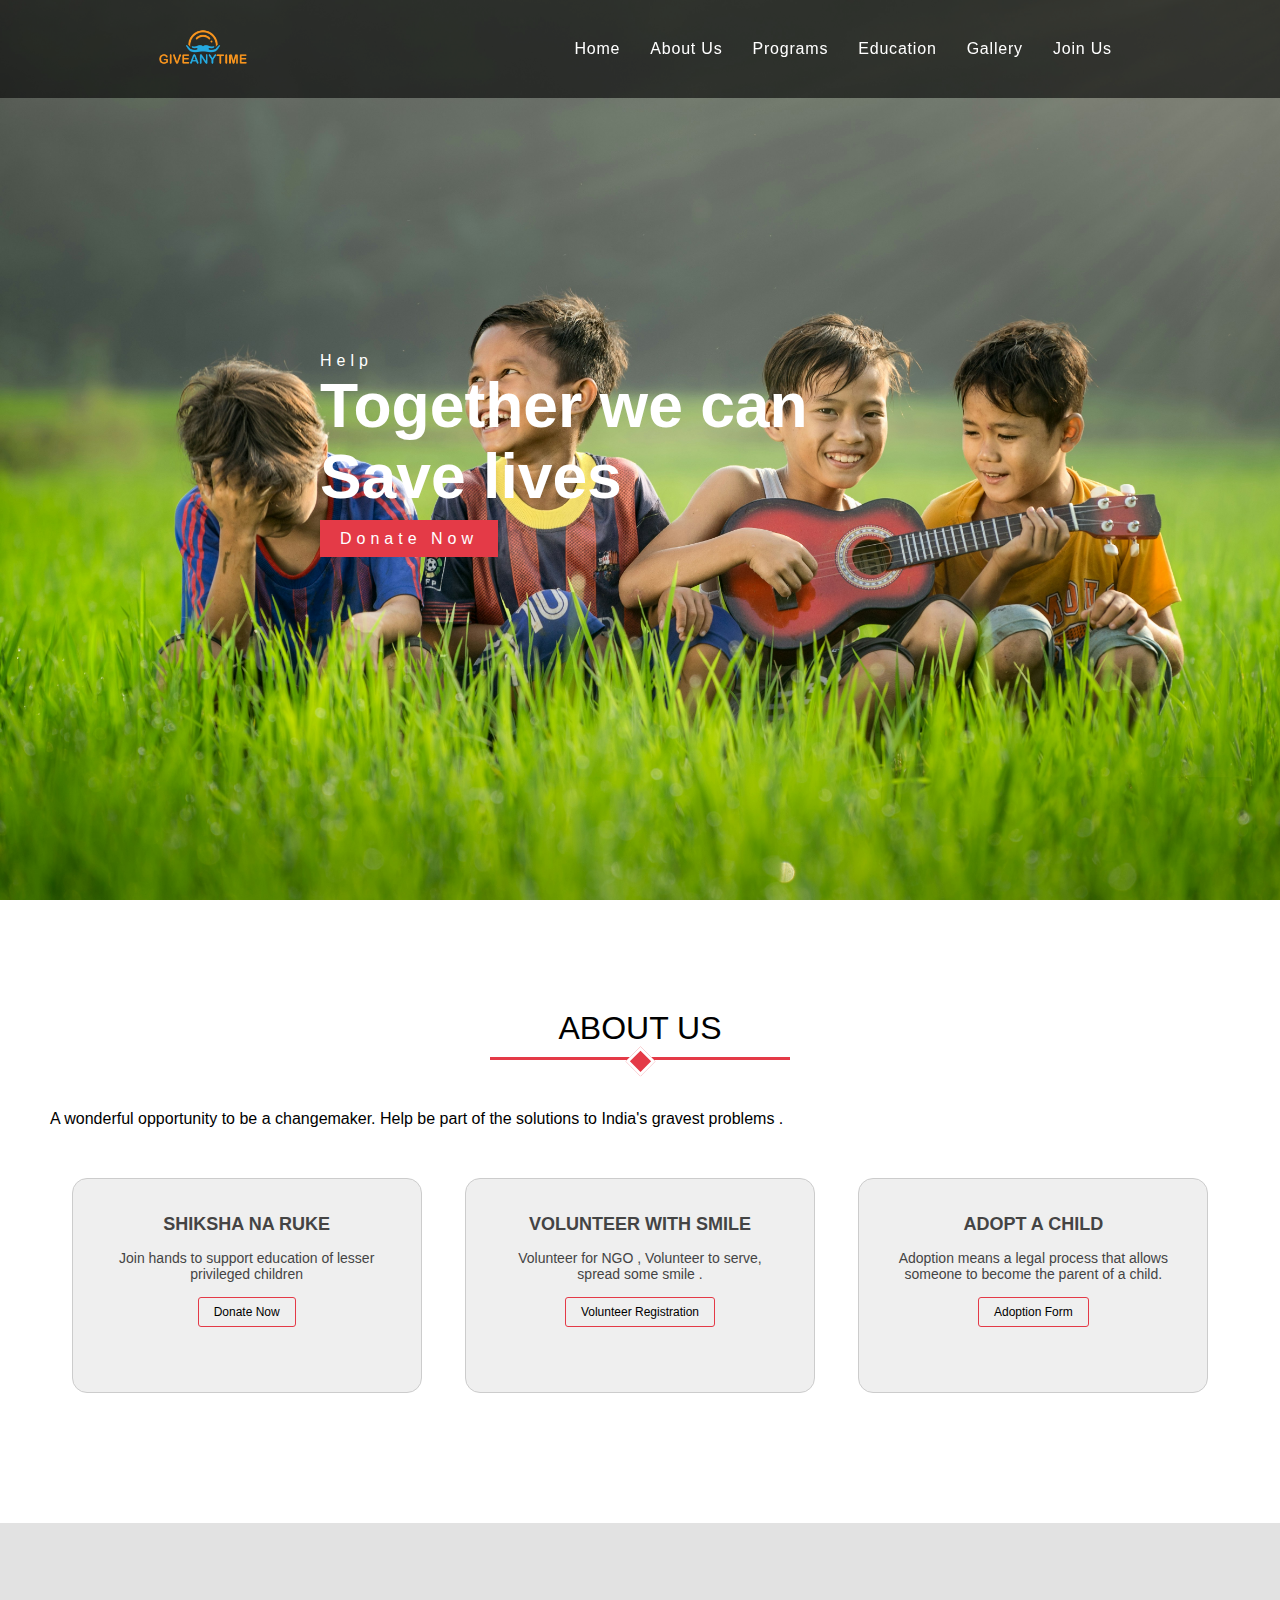
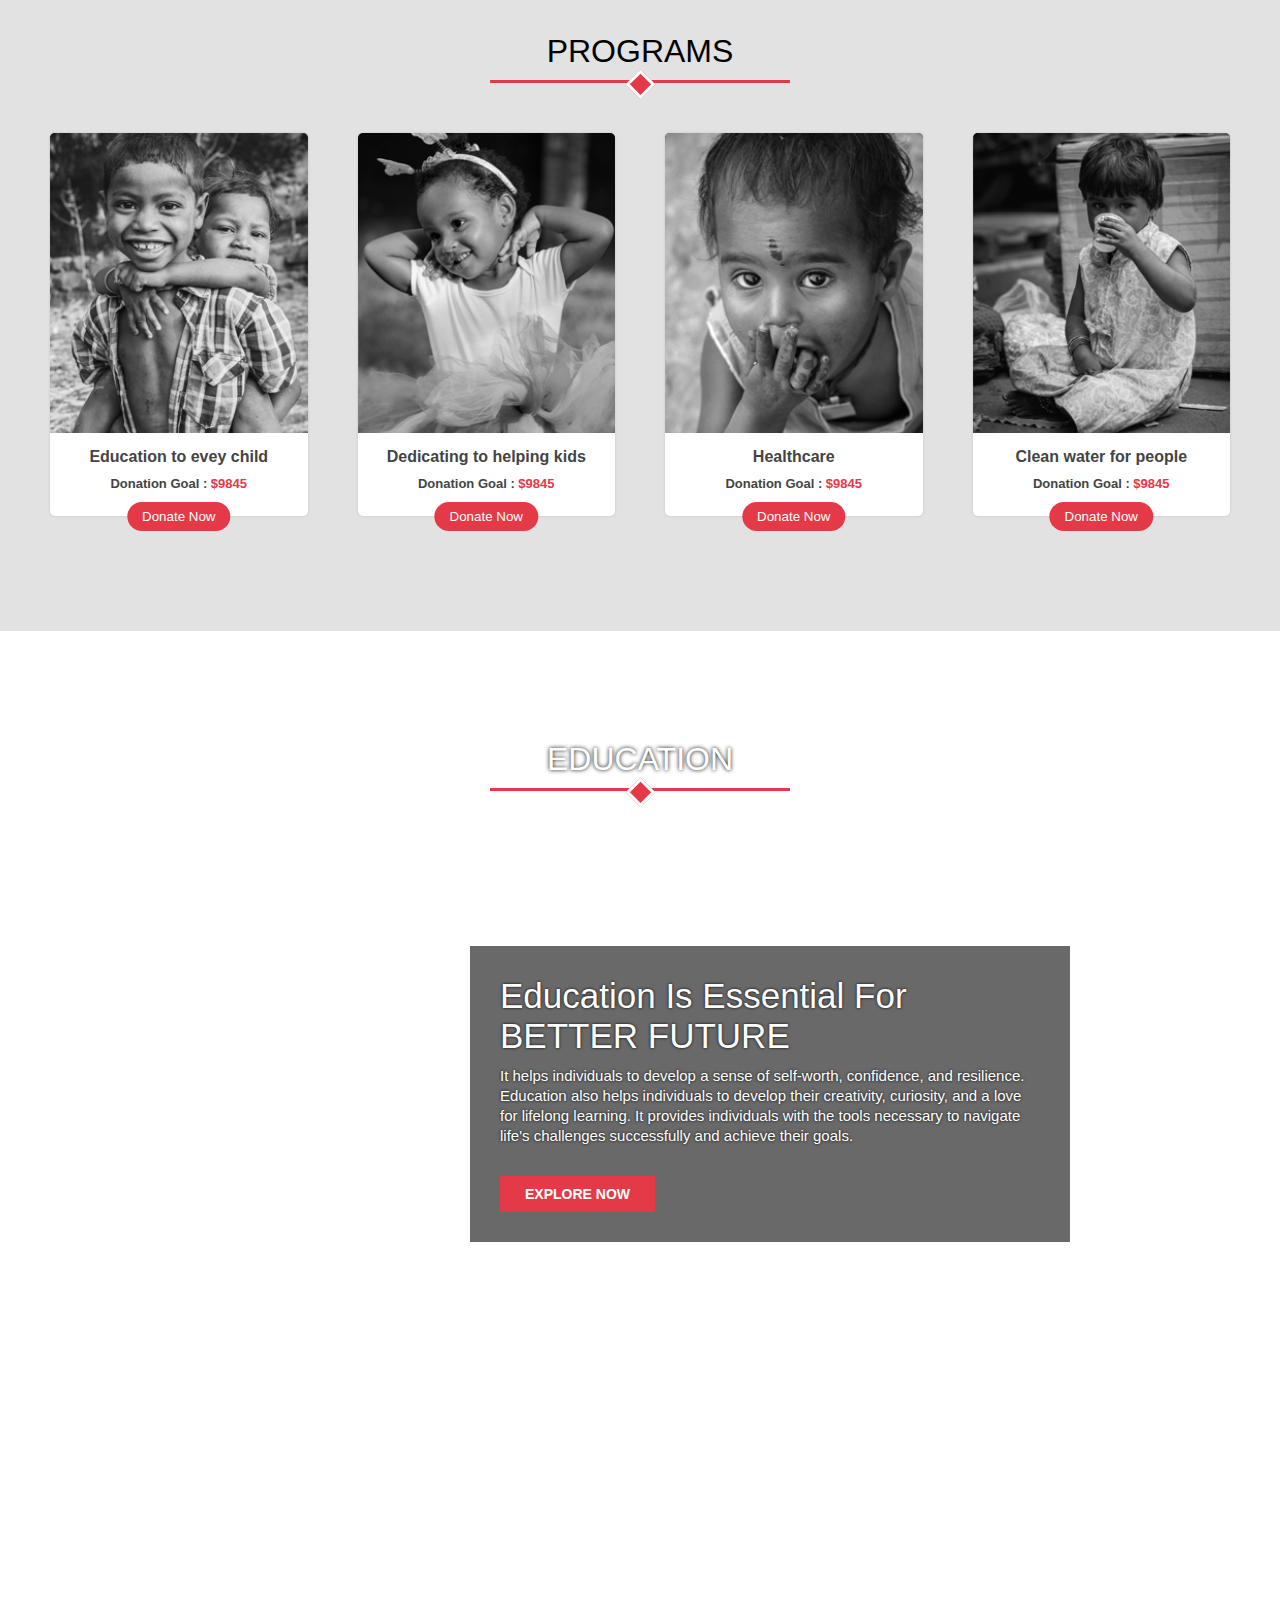
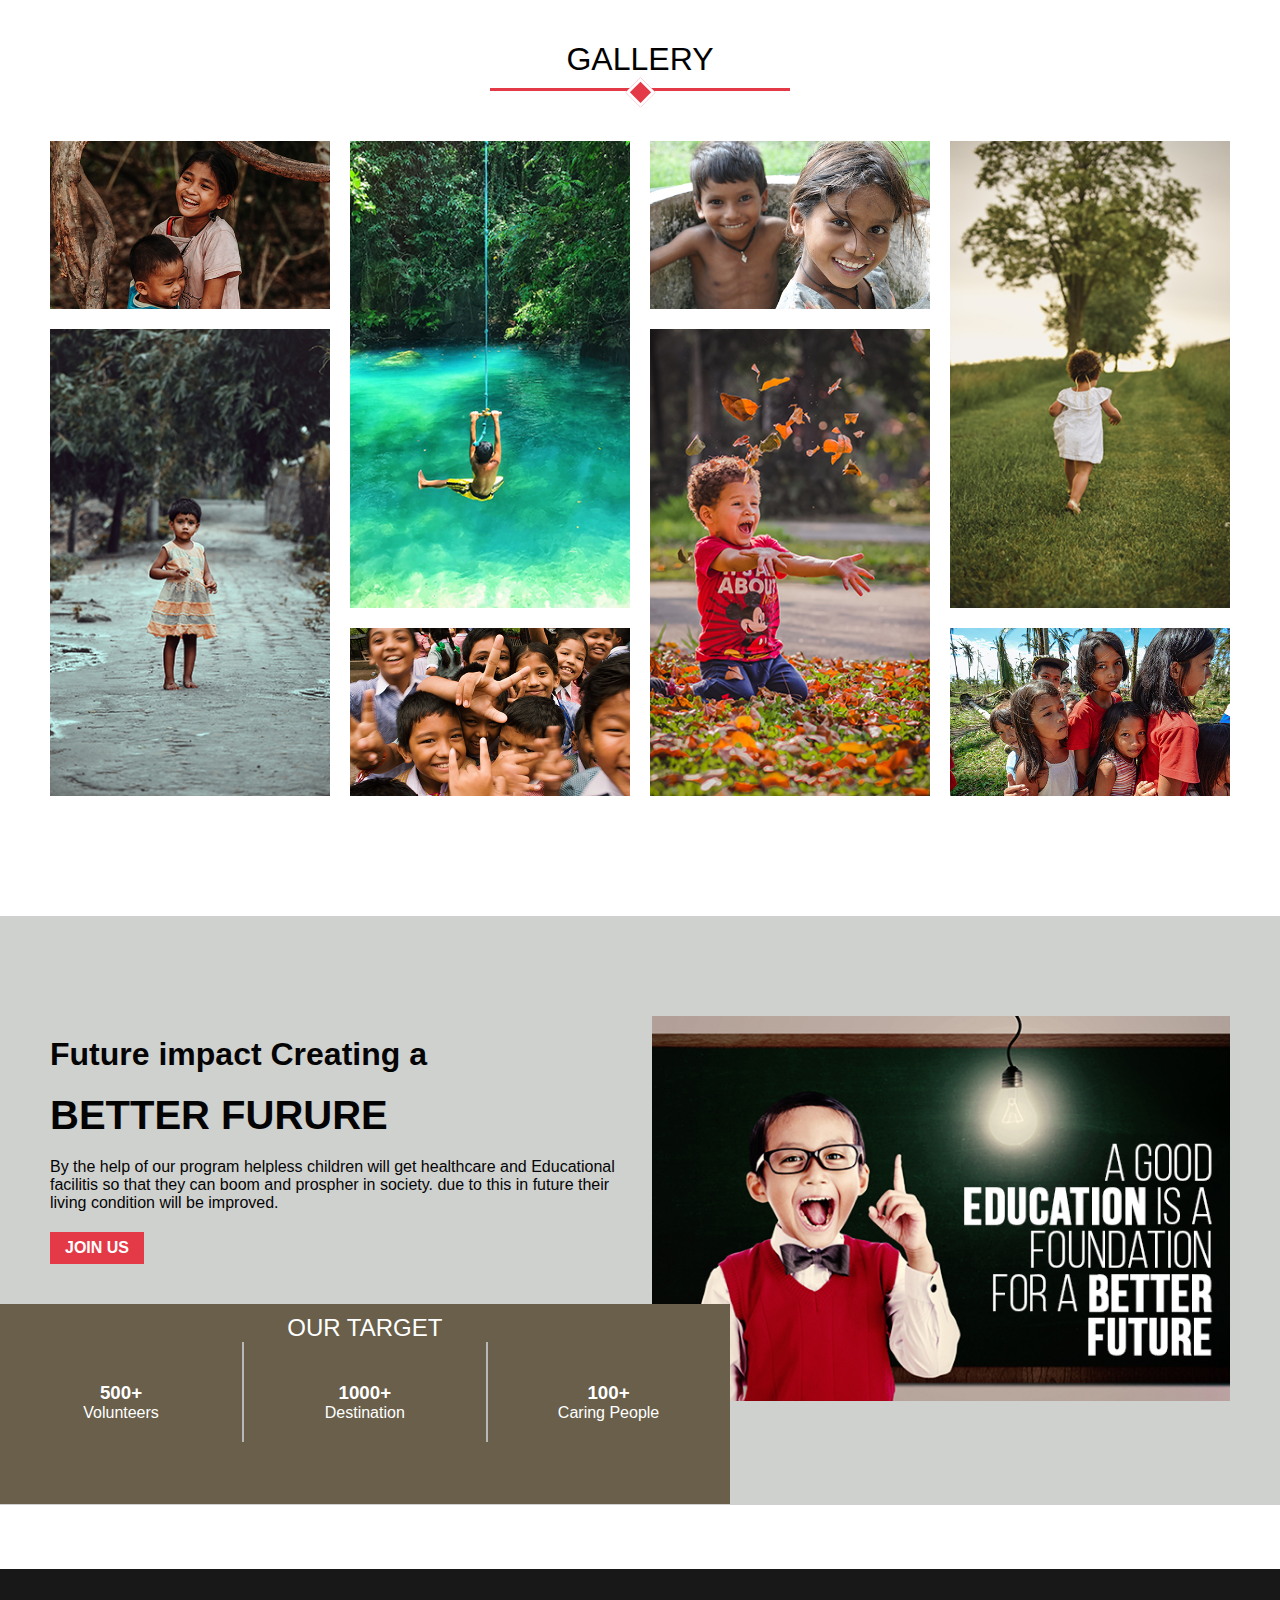
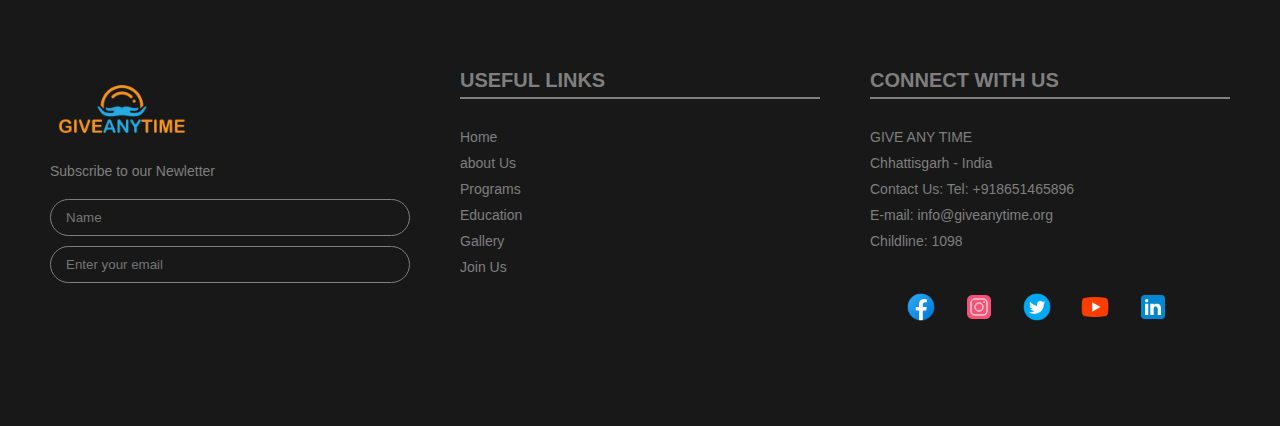
<file: index.html>
<!DOCTYPE html>
<html lang="en">

<head>
    <meta charset="UTF-8">
    <meta name="viewport" content="width=device-width, initial-scale=1.0">
    <title>GIVE ANY TIME</title>
    <link rel="stylesheet" href="style.css">
</head>

<body>
    <div class="fullcontainer banner" id="homesection">
        <header>
            <div class="container">
                <div class="logo">
                    <img src="logo.png" alt="NGO logo" />
                </div>
                <nav>
                    <ul>
                        <li>
                            <a href="#homesection">Home</a>
                        </li>
                        <li>
                            <a href="#aboutsection">about Us</a>
                        </li>
                        <li>
                            <a href="#programsSection">Programs </a>
                        </li>
                        <li>
                            <a href="#educationsection">Education</a>
                        </li>
                        <li>
                            <a href="#gallerysection">Gallery</a>
                        </li>
                        <li>
                            <a href="#joinsection">Join Us</a>
                        </li>
                    </ul>
                </nav>
                <img src="iconMenu.png" class="menuIcon" alt="iconMenu">
            </div>
        </header>
        <section class="headertext">
            <span>Help</span>
            <h1>Together we can Save lives</h1>
            <br>
            <a href="/payment.html" target="_blank">Donate Now</a>
        </section>

    </div> 

     <section class="fullcontainer" id="aboutsection">
        <div class="container">
            <h2 class="sectiontitle">About Us</h2>
            <p>A wonderful opportunity to be a changemaker. Help be part of the solutions to India's gravest problems .
            </p>
            <div class="cards">
                <div class="donationbox">
                    <div class="title">shiksha na ruke</div>
                    <p>Join hands to support education of lesser privileged children </p>
                    <a href="/donate.html" target="_blank">
                        <button>Donate Now</button></a>

                </div>
                <div class="volunteerbox">
                    <div class="title">Volunteer with smile </div>
                    <p>Volunteer for NGO , Volunteer to serve, spread some smile .</p>
                    <a href="https://docs.google.com/forms/d/1eSQQtkiFYeERRDL1eJlvelbk2pT-9SLNF-NEY1eCiAA/edit"
                        target="_blank">
                        <button>Volunteer Registration</button></a>

                </div>
                <div class="scholarshipbox">
                    <div class="title">Adopt a child</div>
                    <p>Adoption means a legal process that allows someone to become the parent of a child.</p>
                    <a href="https://docs.google.com/forms/d/1EU_kG8ahE2aLgx-jOp2oBtvtMT1xy5DjQhr_FEI132g/edit"
                        target="_blank">
                        <button>Adoption Form </button></a>

                </div>
            </div>
        </div>

    </section>

    <section class="programs" id="programsSection">
        <div class="container">
            <h2 class="sectiontitle">Programs</h2>
            <div class="boxcontainer">
                <div class="box">
                    <div class="cardimage"></div>
                    <div class="programtitle">Education to evey child</div>
                    <div class="donationcount">
                        Donation Goal : <span>$9845</span>

                    </div>

                    <a href="/donate.html" target="_blank">
                        <button>Donate Now</button></a>
                </div>

                <div class="box">
                    <div class="cardimage"></div>
                    <div class="programtitle">Dedicating to helping kids</div>
                    <div class="donationcount">
                        Donation Goal : <span>$9845</span>

                    </div>
                    <a href="/donate.html" target="_blank">
                        <button>Donate Now</button></a>
                </div>

                <div class="box">
                    <div class="cardimage"></div>
                    <div class="programtitle">Healthcare</div>
                    <div class="donationcount">
                        Donation Goal : <span>$9845</span>

                    </div>
                    <a href="/donate.html" target="_blank">
                        <button>Donate Now</button></a>
                </div>

                <div class="box">
                    <div class="cardimage"></div>
                    <div class="programtitle">Clean water for people</div>
                    <div class="donationcount">
                        Donation Goal : <span>$9845</span>

                    </div>
                    <a href="/donate.html" target="_blank">
                        <button>Donate Now</button></a>
                </div>

            </div>
        </div>
    </section>

    <section class="education" id="educationsection">
        <!-- <video autoplay muted loop class="videoplayer">
            <source src="childrens.mp4" type="video/mp4" />
            Your browser does not support HTML5 Video
        </video> -->
        <div class="container">
            <div class="sectiontitle">Education</div>
            <div class="educationcontainer">
                <h3>Education Is Essential For <br>
                    <strong>BETTER FUTURE</strong>
                </h3>
                <p>It helps individuals to develop a sense of self-worth, confidence, and resilience. Education also
                    helps individuals to develop their creativity, curiosity, and a love for lifelong learning. It
                    provides individuals with the tools necessary to navigate life's challenges successfully and achieve
                    their goals.

                </p>
                <button>EXPLORE NOW</button>
            </div>
        </div>

    </section> 

    <section class="gallery" id="gallerysection">
        <div class="container">
            <div class="sectiontitle">Gallery</div>
            <div class="gallerycontainer">
                <div class="item">
                    <span class="title">Image Title</span>
                    <img src="1.jpg" alt="">
                </div>

                <div class="item">
                    <span class="title">Image Title</span>
                    <img src="2.jpg" alt="">
                </div>

                <div class="item">
                    <span class="title">Image Title</span>
                    <img src="3.jpg" alt="">
                </div>

                <div class="item">
                    <span class="title">Image Title</span>
                    <img src="4.jpg" alt="">
                </div>

                <div class="item">
                    <span class="title">Image Title</span>
                    <img src="5.jpg" alt="">
                </div>

                <div class="item">
                    <span class="title">Image Title</span>
                    <img src="6.jpg" alt="">
                </div>

                <div class="item">
                    <span class="title">Image Title</span>
                    <img src="7.jpg" alt="">
                </div>

                <div class="item">
                    <span class="title">Image Title</span>
                    <img src="8.jpg" alt="">
                </div>

            </div>
        </div>
    </section>


   

    <section class="join" id="joinsection">
        <div class="container-left">
            <div class="jointitle">
                <h5>Future impact Creating a</h4> <span class="span1">BETTER FURURE</span>
            </div>
            <p>By the help of our program helpless children will get healthcare and Educational facilitis so that they
                can boom and prospher in society. due to this in future their living condition will be improved.

            </p>

            <a href="/join.html" target="_blank"><button class="joinNow">JOIN US</button></a>
        </div>
        <div class="container-right">
            <img src="betterfuture.jpg" alt="impact">

        </div>

        <div class="futureimpact">
            <div>
                <h2>OUR TARGET</h2>
            </div>
            <div class="futureimpWrapper">
                <div>
                    <h3>500+</h3>
                    <p>Volunteers</p>
                </div>
                <div class="divider"></div>
                <div>

                    <h3>1000+</h3>
                    <p>Destination</p>
                </div>
                <div class="divider"></div>
                <div>
                    <h3>100+</h3>
                    <p>Caring People</p>
                </div>
            </div>
        </div>

    </section> 

    <footer>
        <div class="fcontainer">
            <div class="newslettercontainer">
                <img src="logo.png" alt="">
                <p>Subscribe to our Newletter

                </p>
                <input type="text" placeholder="Name" />
                <input type="text" placeholder="Enter your email " />

            </div>
            <div class="linkscontainer">
                <div class="title">USEFUL LINKS</div>
                <ul>
                    <li>
                        <a href="#homesection">Home</a>
                    </li>
                    <li>
                        <a href="#aboutsection">about Us</a>
                    </li>
                    <li>
                        <a href="#programsSection">Programs </a>
                    </li>
                    <li>
                        <a href="#educationsection">Education</a>
                    </li>
                    <li>
                        <a href="#gallerysection">Gallery</a>
                    </li>
                    <li>
                        <a href="#joinsection">Join Us</a>
                    </li>
                </ul>
            </div>
            <div class="connectcontainer">
                <div class="title">Connect with us</div>
                <p>GIVE ANY TIME</p>
                <p> Chhattisgarh - India</p>
                <p>Contact Us: Tel: +918651465896</p>
                <p> E-mail: info@giveanytime.org</p>
                <p>Childline: 1098</p>
                <br>
                <br>

                <div class="mediaicon">
                    <a href="#" target="_blank">
                        <img src="f1.png" alt="facebook" />
                    </a>

                    <a href="#" target="_blank">
                        <img src="i2.png" alt="instgram">
                    </a>

                    <a href="#" target="_blank">
                        <img src="icons8-twitter-48.png" alt="Twiter">
                    </a>
                    <a href="#" target="_blank">
                        <img src="yt3.png" alt="youtube">
                    </a>
                    <a href="#" target="_blank">
                        <img src="icons8-linkedin-48.png" alt="linkdin">
                    </a>
                </div>
            </div>
        </div>
    </footer>
</body>

</html>
</file>
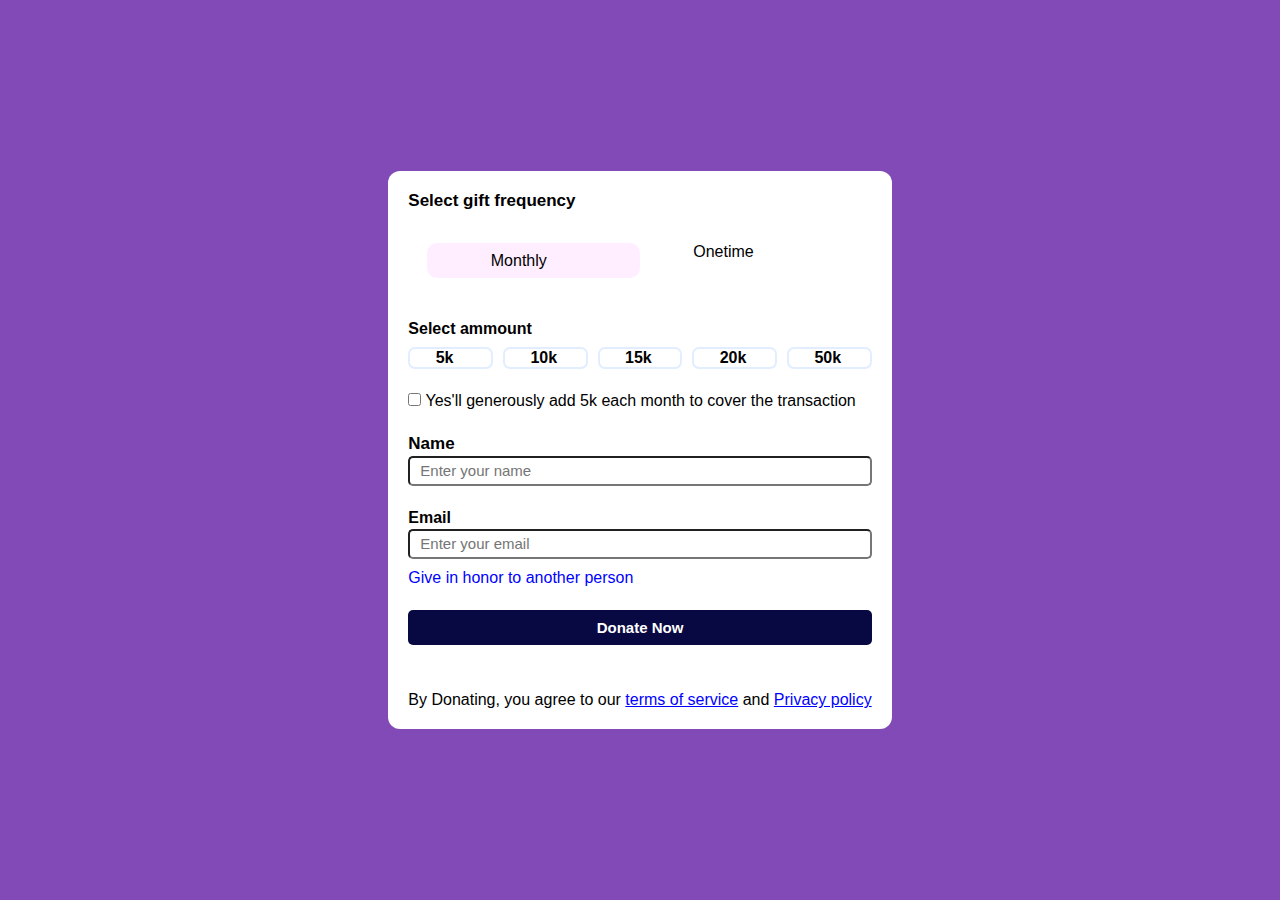
<file: donate.html>
<!DOCTYPE html>
<html lang="en">

<head>
  <meta charset="UTF-8" />
  <meta name="viewport" content="width=device-width, initial-scale=1.0" />
  <title>Donate</title>
  <link rel="stylesheet" href="donate.css" />
  <link rel="stylesheet" href="style.css" />
</head>

<body>
  <section class="content-Wrapper">
    <div class="content">
      <p>Select gift frequency</p>
      <div class="time">
        <span>Monthly</span>
        <span>Onetime</span>
      </div>
      <p>Select ammount</p>
      <div class="value">
        <span class="money"> 5k</span>
        <span class="money">10k</span>
        <span class="money">15k</span>
        <span class="money">20k</span>
        <span class="money">50k</span>
      </div>
      <div class="confirm">
        <input type="checkbox" name="" id="" />
        <span>Yes'll generously add 5k each month to cover the transaction</span>
      </div>
      <div class="input">
        <p>Name</p>
        <input type="text" name="" id="" placeholder="Enter your name" />
        <p>Email</p>
        <input type="text" placeholder="Enter your email" />
      </div>
      <p>Give in honor to another person</p>
      <button>Donate Now</button>
      <p>
        By Donating, you agree to our
        <span class="blue">terms of service</span> and
        <span class="blue">Privacy policy</span>
      </p>
    </div>
  </section>
</body>

</html>
</file>
<file: style.css>
:root {
  --themeRed: #e43a47;
  --gray: #efefef;
}

body {
  font-family: "poppins", sans-serif;
}

* {
  margin: 0;
  padding: 0;
  box-sizing: border-box;
}

.fullcontainer banner {
  width: 100%;
}

.contain {
  width: 1140px;
  margin: auto;
}

header {
  width: 100%;
  background-color: rgba(0, 0, 0, 0.6);
  position: fixed;
  z-index: 2;
}

header .container {
  display: flex;
  justify-content: space-around;
  align-items: center;
}

/* header .container .logo {
  padding: 15px;
  height: 70px;
} */
header .container .logo img {
  width: 100px;
}

header nav ul {
  list-style-type: none;
  display: flex;
  justify-content: end;
  align-items: center;
  list-style: none;
}

header nav ul li a {
  display: inline-block;
  padding: 40px 15px;
  text-decoration: none;
  text-transform: capitalize;
  font-size: 16px;
  color: #fff;
  font-family: Arial, Helvetica, sans-serif;
  letter-spacing: 0.05rem;
  transition: 0.3s;
}

header nav ul li a:hover {
  background-color: var(--themeRed);
}

.banner {
  min-height: 100vh;
  width: 100%;
  background-image: url(home.jpg);
  background-size: cover;
  background-attachment: fixed;
}

.headertext {
  max-width: 650px;
  position: absolute;
  top: 50%;
  left: 50%;
  transform: translate(-50%, -50%);
  color: #fff;
}

.headertext span {
  letter-spacing: 5px;
}

.headertext h1 {
  font-size: 3.9rem;
}

.headertext a {
  text-decoration: none;
  background-color: #e43a47;
  color: #fff;
  padding: 10px 20px;
  letter-spacing: 5px;
}

#aboutsection {
  padding-left: 50px;
  padding-right: 50px;
}

.sectiontitle {
  width: 300px;
  border-bottom: 3px solid var(--themeRed);
  text-align: center;
  font-size: 2rem;
  font-weight: 200;
  margin: 0 auto 50px;
  position: relative;
  padding: 10px 0;
  text-transform: uppercase;
}

.sectiontitle::after {
  display: inline-block;
  content: "";
  height: 15px;
  width: 15px;
  background-color: var(--themeRed);
  position: absolute;
  left: calc(50% - 10px);
  top: calc(75% - 7px);
  transform: rotate(45deg) translate(50%, 50%);
  border: 3px solid #fff;
}

section {
  padding: 100px 0;
  position: relative;
}

#aboutsection .cards {
  display: flex;
  flex-wrap: wrap;
  justify-content: space-around;
  margin-top: 50px;
  position: relative;
  height: 245px;
}

#aboutsection .cards>div {
  width: 350px;
  background-color: var(--gray);

  padding: 35px;
  color: #444;
  text-align: center;
  border-radius: 15px;
  height: 215px;
  border: 1px solid #ccc;
  transition: 0.4s;
}

#aboutsection .cards>div .title {
  font-size: 18px;
  font-weight: 600;
  text-transform: uppercase;
}

#aboutsection .cards>div p {
  font-size: 14px;
  margin-top: 15px;
}

#aboutsection .cards>div button {
  border: 1px solid var(--themeRed);
  outline: none;
  padding: 7px 15px;
  margin-top: 15px;
  font-size: 12px;
  border-radius: 3px;
  cursor: pointer;
  transition: 0.3s;
}

#aboutsection .cards>div:hover button {
  background-color: var(--themeRed);
  color: #fff;
}

#aboutsection .cards>div:hover {
  width: 400px;
  margin-top: -20px;
  border-color: var(--themeRed);
  padding: 55px;
  height: auto;
}

html {
  scroll-behavior: smooth;
}

.programs {
  background-color: #e2e2e2;
}

.programs .boxcontainer {
  display: grid;
  grid-template-columns: repeat(4, 1fr);
  grid-gap: 50px;
}

.programs .boxcontainer .box {
  background-color: #fff;
  text-align: center;
  padding-bottom: 25px;
  border-radius: 5px;
  box-shadow: 0 0 3px 0 #c5c5c5;
  position: relative;
  margin-bottom: 15px;
}

.programs .boxcontainer .box .cardimage {
  width: 100%;
  height: 300px;
  background-position: center;
  background-size: cover;
  position: relative;
  overflow: hidden;
  border-radius: 5px 5px 0 0;
}

#programsSection {
  padding-left: 50px;
  padding-right: 50px;
}

.programs .boxcontainer .box .cardimage:after {
  width: 100%;
  height: 100%;
  background-position: center;
  background-size: cover;
  content: "";
  position: absolute;
  left: 0;
  top: 0;
  filter: grayscale(100%);
  transition: 0.4s;
}

.programs .boxcontainer .box:nth-last-child(1) .cardimage,
.programs .boxcontainer .box:nth-child(1) .cardimage:after {
  background-image: url("11.jpg");
}

.programs .boxcontainer .box:nth-last-child(2) .cardimage,
.programs .boxcontainer .box:nth-child(2) .cardimage:after {
  background-image: url("22.jpg");
}

.programs .boxcontainer .box:nth-last-child(3) .cardimage,
.programs .boxcontainer .box:nth-child(3) .cardimage:after {
  background-image: url("33.jpg");
}

.programs .boxcontainer .box:nth-last-child(4) .cardimage,
.programs .boxcontainer .box:nth-child(4) .cardimage:after {
  background-image: url("44.jpg");
}

.programs .boxcontainer .box:hover .cardimage:after {
  top: 100%;
}

.programs .boxcontainer .box .programtitle {
  font-size: 16px;
  margin-top: 15px;
  font-weight: 600;
  color: #444;
}

.programs .boxcontainer .box .donationcount {
  font-size: 13px;
  font-weight: 600;
  color: #444;
  margin-top: 10px;
}

.programs .boxcontainer .box .donationcount span {
  color: var(--themeRed);
}

.programs .boxcontainer .box button {
  position: absolute;
  left: 50%;
  background-color: var(--themeRed);
  color: #fff;
  transform: translate(-50%);
  bottom: -15px;
  border-radius: 60px;
  padding: 7px 15px;
  border: 0;
  outline: none;
  cursor: pointer;
}

.education {
  height: 100vh;
  overflow: hidden;
  position: relative;
}

.education .videoplayer {
  position: absolute;
  top: 50%;
  left: 50%;
  width: 100%;
  transform: translate(-50%, -50%);
}

.education .sectiontitle {
  color: #fff;
  text-shadow: 0 0 4px #000;
}

.education .educationcontainer {
  position: absolute;
  background-color: #00000096;
  width: 600px;
  top: 35vh;
  color: #fff;
  text-shadow: 0 0 3px #000;
  padding: 30px;
  margin-left: 420px;
}


#educationsection {
  padding-left: 50px;
  padding-right: 50px;
}

.education .educationcontainer h3 {
  font-size: 35px;
  font-weight: 300;
}

.education .educationcontainer p {
  font-size: 15px;
  line-height: 20px;
  margin: 10px 0 30px;
}

.education .educationcontainer button {
  background-color: var(--themeRed);
  border: 0;
  color: #fff;
  padding: 10px 25px;
  font-weight: bold;
  font-size: 14px;
  outline: none;
}

#gallerysection {
  padding-left: 50px;
  padding-right: 50px;
}

.gallery .gallerycontainer {
  columns: 4;
  column-gap: 20px;
}

.gallery .gallerycontainer .item {
  position: relative;
  margin-bottom: 20px;
  overflow: hidden;
}

.gallery .gallerycontainer img {
  width: 100%;
  display: block;
  transition: 0.4s;
}

.gallery .gallerycontainer .title {
  position: absolute;
  background-color: var(--gray);
  padding: 5px;
  margin: 5px;
  border-radius: 5px;
  font-size: 13px;
  font-weight: bold;
  opacity: 0;
  z-index: 1;
  transition: 0.4s;
}

.gallery .gallerycontainer .item:hover .title {
  opacity: 1;
}

.gallery .gallerycontainer .item:hover img {
  transform: scale(1.2);
}

#joinsection {
  padding-left: 50px;
  padding-right: 50px;
}

.join {
  width: 100%;
  /*background-image: url(pattern.jpg);*/
  background-color: rgb(207, 209, 207);
  color: #050404;
  display: flex;
  justify-content: space-between;
  position: relative;
  flex-wrap: wrap;
  margin-bottom: 5%;
}

.join .jointitle {
  font-size: 40px;
  font-weight: 100;
}

.join .jointitle span {
  font-weight: 800;
  margin-top: 100px;
}

.join button {
  padding: 7px 15px;
  margin-top: 20px;
  border: 0;
  outline: none;
  font-weight: 600;
  font-size: 16px;
}

.joinNow {
  margin-right: 50px;
  background-color: var(--themeRed);
  color: #fff;
}

.container-left,
.container-right {
  width: 49%;
}

.container-left p {
  font-size: 1rem;
  margin-top: 20px;
}

.container-left h5 {
  font-size: 2rem;
  margin-top: 20px;
  margin-bottom: 20px;
}

.container-right img {
  width: 100%;
}

.adoptBtn {
  background-color: rgb(239, 227, 227);
}

footer {
  padding-left: 50px;
  padding-right: 50px;
  background-color: #181818;
  color: #7f7f7f;
  padding: 50px;
  font-size: 14px;
}

.fcontainer {
  background-color: #181818;
  color: #7f7f7f;
  padding: 50px 0;
  font-size: 14px;
}

footer .fcontainer {
  display: grid;
  grid-template-columns: 1fr 1fr 1fr;
  grid-gap: 50px;
}

footer .title {
  font-size: 20px;
  font-weight: 600;
  text-transform: uppercase;
  border-bottom: 2px solid;
  margin-bottom: 30px;
  padding: 0 0 5px 0;
}

footer p {
  margin-bottom: 10px;
}

footer .linkscontainer ul {
  list-style-type: none;
}

footer .linkscontainer ul li a {
  text-decoration: none;
  color: #7f7f7f;
  margin-bottom: 10px;
  display: inline-block;
}

footer .newslettercontainer img {
  height: 80px;
  margin-bottom: 11px;
}

footer .newslettercontainer input {
  background-color: transparent;
  border: 1px solid #7f7f7f;
  outline: none;
  padding: 10px 15px;
  width: 100%;
  margin-top: 10px;
  color: #ccc;
  border-radius: 30px;
}

.mediaicon {
  display: flex;
  justify-content: center;
  border-radius: 10px;
  /*:hover{
    h background-color: var(--themeRed);
  }*/
}

.mediaicon img {
  width: 55%;
  margin-right: 10px;
}

.futureimpact {
  width: 57%;
  height: 200px;
  /*border: 1px solid white;*/
  position: absolute;
  left: 0;
  bottom: 0.1rem;
  background-color: #695f4b;
}

.futureimpWrapper {
  display: flex;
  align-items: center;
}

.futureimpWrapper div {
  width: 100%;
  height: 100%;
  text-align: center;
  padding: 20px 0 0 0;
}

.divider {
  width: 5px !important;
  height: 100px !important;
  background-color: #b8b8b8;
}

.futureimpact h2 {
  font-size: 1.5rem;
  color: #fff;
  text-align: center;
  margin-top: 10px;
  font-weight: 500;
}

.futureimpact h3 {
  color: #fff;
}

.futureimpact p {
  color: #fff;
}

.menuIcon {
  width: 40px;
  height: 40px;
  display: none;
}

@media (max-width:1177px) {
  #aboutsection .cards>div {
    margin-top: 23px;
  }
}

@media (max-width:760px) {
  .menuIcon {
    display: block;
  }

  nav {
    display: none;
  }

  header .container {
    justify-content: space-between;
    padding: 0 27px 0 22px;
  }
}
</file>
<file: donate.css>
* {
  box-sizing: border-box;
  margin: 0;
  padding: 0;
}
body {
  font-family: "Segoe UI", Tahoma, Geneva, Verdana, sans-serif;
  background-color: rgb(129, 74, 182);

}
.content-Wrapper{
  width: 100%;
  display: flex;
  /* border: 1px solid green; */
  min-height: 100vh;
  justify-content: center;
  align-items: center;
}

.content {
  /* margin-top: 10%;
  margin-left: 35%;
  margin-right: 35%; */
  /* margin-bottom: 10%; */
  background-color: white;
  border-radius: 12px;
  padding: 20px;
}
.content p:first-child {
  font-size: 17px;
  font-weight: 600;
}
.time {
  margin-top: 3%;
  display: grid;
  grid-template-columns: 1fr 1fr;
  padding: 4%;
  background-color: white;
  border-radius: 10px;
}
.time span:first-child {
  padding: 4%;
  padding-left: 30%;
  background-color: rgb(326, 238, 255);
  border-radius: 10px;
}
.time span {
  padding-left: 25%;
  cursor: pointer;
}
p:nth-child(3) {
  margin-top: 5%;
  font-size: 16px;
  font-weight: 600;
}
.value {
  width: 100%;
  margin-top: 2%;
  display: grid;
  grid-template-columns: 1fr 1fr 1fr 1fr 1fr;
  grid-gap: 10px;
}
.money {
  border: 2px solid rgb(226, 238, 255);
  border-radius: 7px;
  font-weight: 600;
  padding-left: 30%;
  cursor: pointer;
}
.money:hover {
  background-color: black;
  color: white;
}
.confirm {
  margin-top: 5%;
}
.input {
  margin-top: 5%;
}
input[type="text"] {
  margin-top: 2px;
  width: 100%;
  height: 30px;
  padding-left: 10px;
  font-size: 15px;
  border-radius: 5px;
}
p:nth-child(7) {
  margin-top: 10px;
  color: blue;
}
button {
  width: 100%;
  height: 35px;
  margin-top: 5%;
  font-size: 15px;
  font-weight: 600;
  color: white;
  background-color: rgb(8, 8, 67);
  border: none;
  border-radius: 5px;
  cursor: pointer;
}
button:hover {
  color: blue;
}
p:nth-child(9) {
  margin-top: 10%;
}
.blue {
  color: blue;
  text-decoration: underline;
}



@media (max-width:547px) {
  body{
    background-color: #fff;
  }
  .content { 
    width: 100%;
    border-radius: 0;
  }
}
</file>
